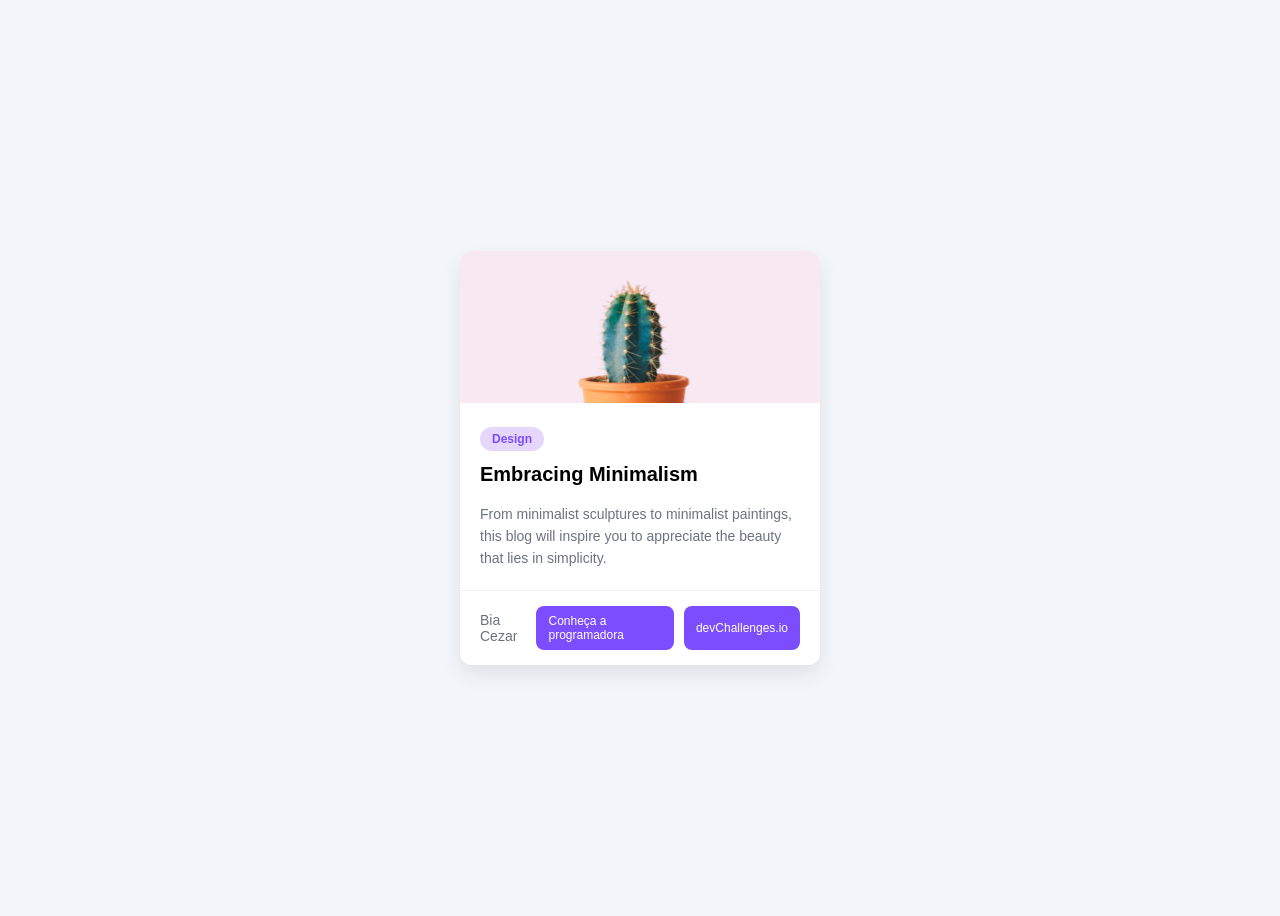
<file: index.html>
<!DOCTYPE html>
<html lang="en">
  <head>
  <meta charset="UTF-8">
  <meta name="description" content="A minimal blog card showcasing the ultimate guide to minimalism.">
  <title>Minimal Blog Card</title>
  <link rel="stylesheet" href="style.css">
  </head>
  <body>
    <main>
      <div class="card">
        <img src="imagens/Cactus.jpg" alt="Blog Image" class="card-image" width="336" height="152">
        <div class="card-content">
          <span class="tag">Design</span>
          <h2 class="card-title">Embracing Minimalism</h2>
          <p class="card-description">From minimalist sculptures to minimalist paintings, this blog will inspire you to appreciate the beauty that lies in simplicity.</p>
        </div>

        <div class="card-footer">
          <div class="author">Bia Cezar</div>
          <div class="footer-links">
            <a href="https://github.com/Biacezar" target="_blank" class="btn">Conheça a programadora</a>
            <a href="https://www.devchallenges.io?ref=challenge" target="_blank" class="btn">devChallenges.io</a>
          </div>
        </div>
      </div>
    </main>
  </body>
</html>
</file>
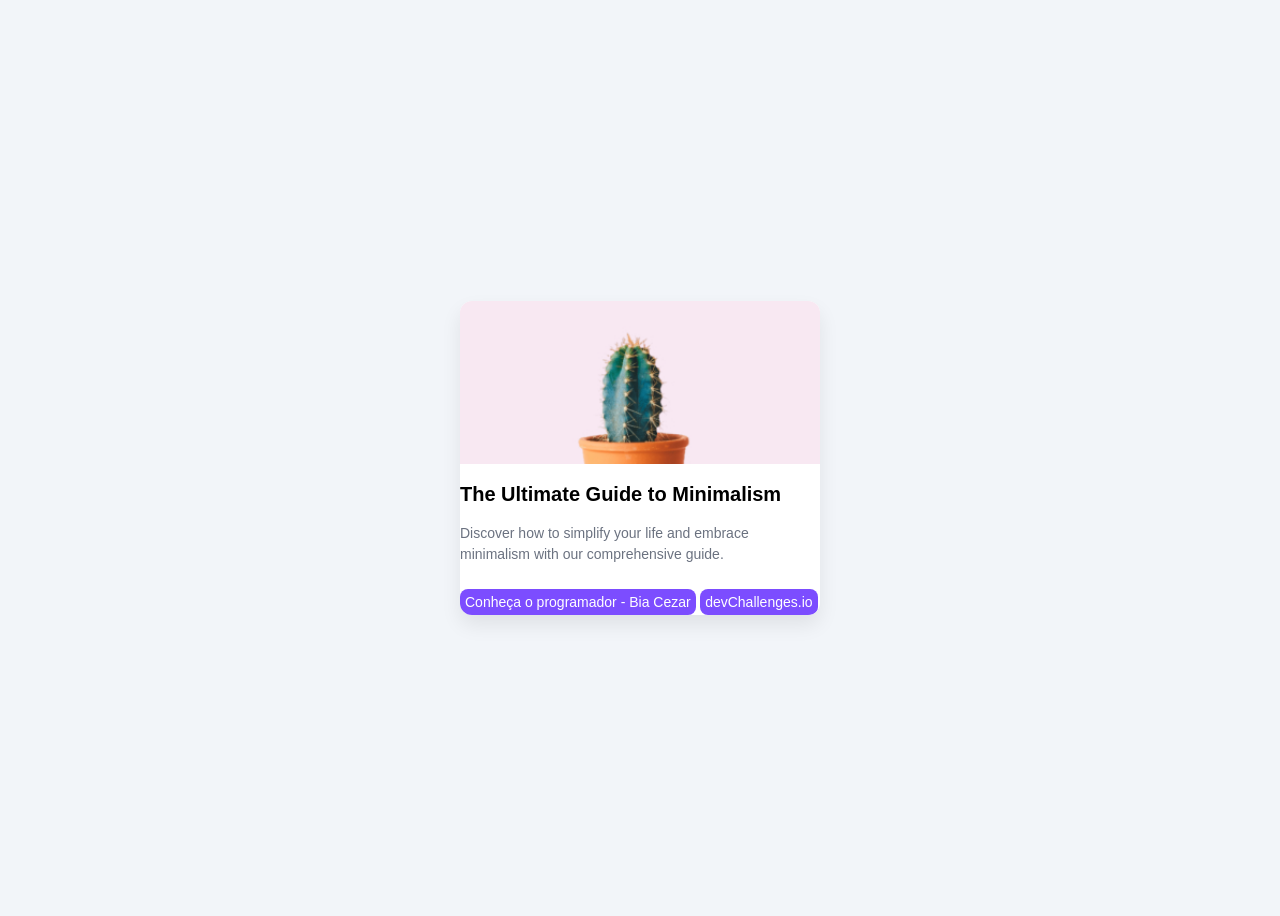
<file: challenges01/index.html>
<!DOCTYPE html>
<html lang="en">
  <head>
  <meta charset="UTF-8">
  <title>Minimal Blog Card</title>
  <link rel="stylesheet" href="style.css">
</head>
  </head>
  <body>
    <card class="card">
      <img src="imagens/Cactus.jpg" alt="Blog Image" class="card-image">
      <div class="card-content">
        <h2 class="card-title">The Ultimate Guide to Minimalism</h2>
        <p class="card-description">Discover how to simplify your life and embrace minimalism with our comprehensive guide.</p>
      
      </div>

    <div class="author-info">
      <a href="https://github.com/Biacezar" target="_blank" class="btn">
Conheça o programador - Bia Cezar
</a>
       <a href="https://www.devchallenges.io?ref=challenge" target="_blank" class="btn"
        >devChallenges.io</a
      >
    </div>
  </body>
</html>
</file>
<file: style.css>
body{
  background:#F2F5F9;
  font-family: Arial, sans-serif;
  display:flex;
  justify-content:center;
  align-items:center;
  height:100vh;
}

.card{
  background:white;
  width:360px;
  border-radius:12px;
  overflow:hidden;
  box-shadow:0 10px 20px rgba(0,0,0,0.08);
}

.card img{
  width:100%;
}

.card-content{
  padding:20px;
}

.tag{
  display:inline-block;
  background:#E6D6FC;
  color:#7C4DFF;
  padding:5px 12px;
  border-radius:20px;
  font-size:12px;
  font-weight:bold;
  margin-bottom:12px;
}

h2{
  margin-top:0;
  font-size:20px;
}

p{
  color:#6B7280;
  font-size:14px;
  line-height:1.6;
  margin:10px 0 0;
}

.card-footer{
  border-top:1px solid #eee;
  padding:15px 20px;
  display:flex;
  align-items:center;
  justify-content:space-between;
}

.author{
  color:#6B7280;
  font-size:14px;
}

.footer-links{
  display:flex;
  gap:10px;
}

.btn{
  display:inline-flex;
  align-items:center;
  justify-content:center;
  padding:8px 12px;
  border-radius:8px;
  background:#7C4DFF;
  color:white;
  text-decoration:none;
  font-size:12px;
  cursor:pointer;
}
</file>
<file: challenges01/style.css>
body{
  background:#F2F5F9;
  font-family: Arial, sans-serif;
  display:flex;
  justify-content:center;
  align-items:center;
  height:100vh;
}

.card{
  background:white;
  width:360px;
  border-radius:12px;
  overflow:hidden;
  box-shadow:0 10px 20px rgba(0,0,0,0.08);
}

.card img{
  width:100%;
}

.content{
  padding:20px;
}

.tag{
  background:#E6D6FC;
  color:#7C4DFF;
  padding:5px 10px;
  border-radius:20px;
  font-size:12px;
  font-weight:bold;
}

h2{
  margin-top:15px;
  font-size:20px;
}

p{
  color:#6B7280;
  font-size:14px;
  line-height:1.5;
}

.author{
  border-top:1px solid #eee;
  padding:15px 20px;
  color:#6B7280;
  font-size:14px;
}

.btn{
  display:inline-block;
  margin-top:10px;
  padding:5px 5px;
  border-radius:8px;
  background:#7C4DFF;
  color:white;
  text-decoration:none;
  font-size:14px;
  cursor:pointer;
}
</file>
